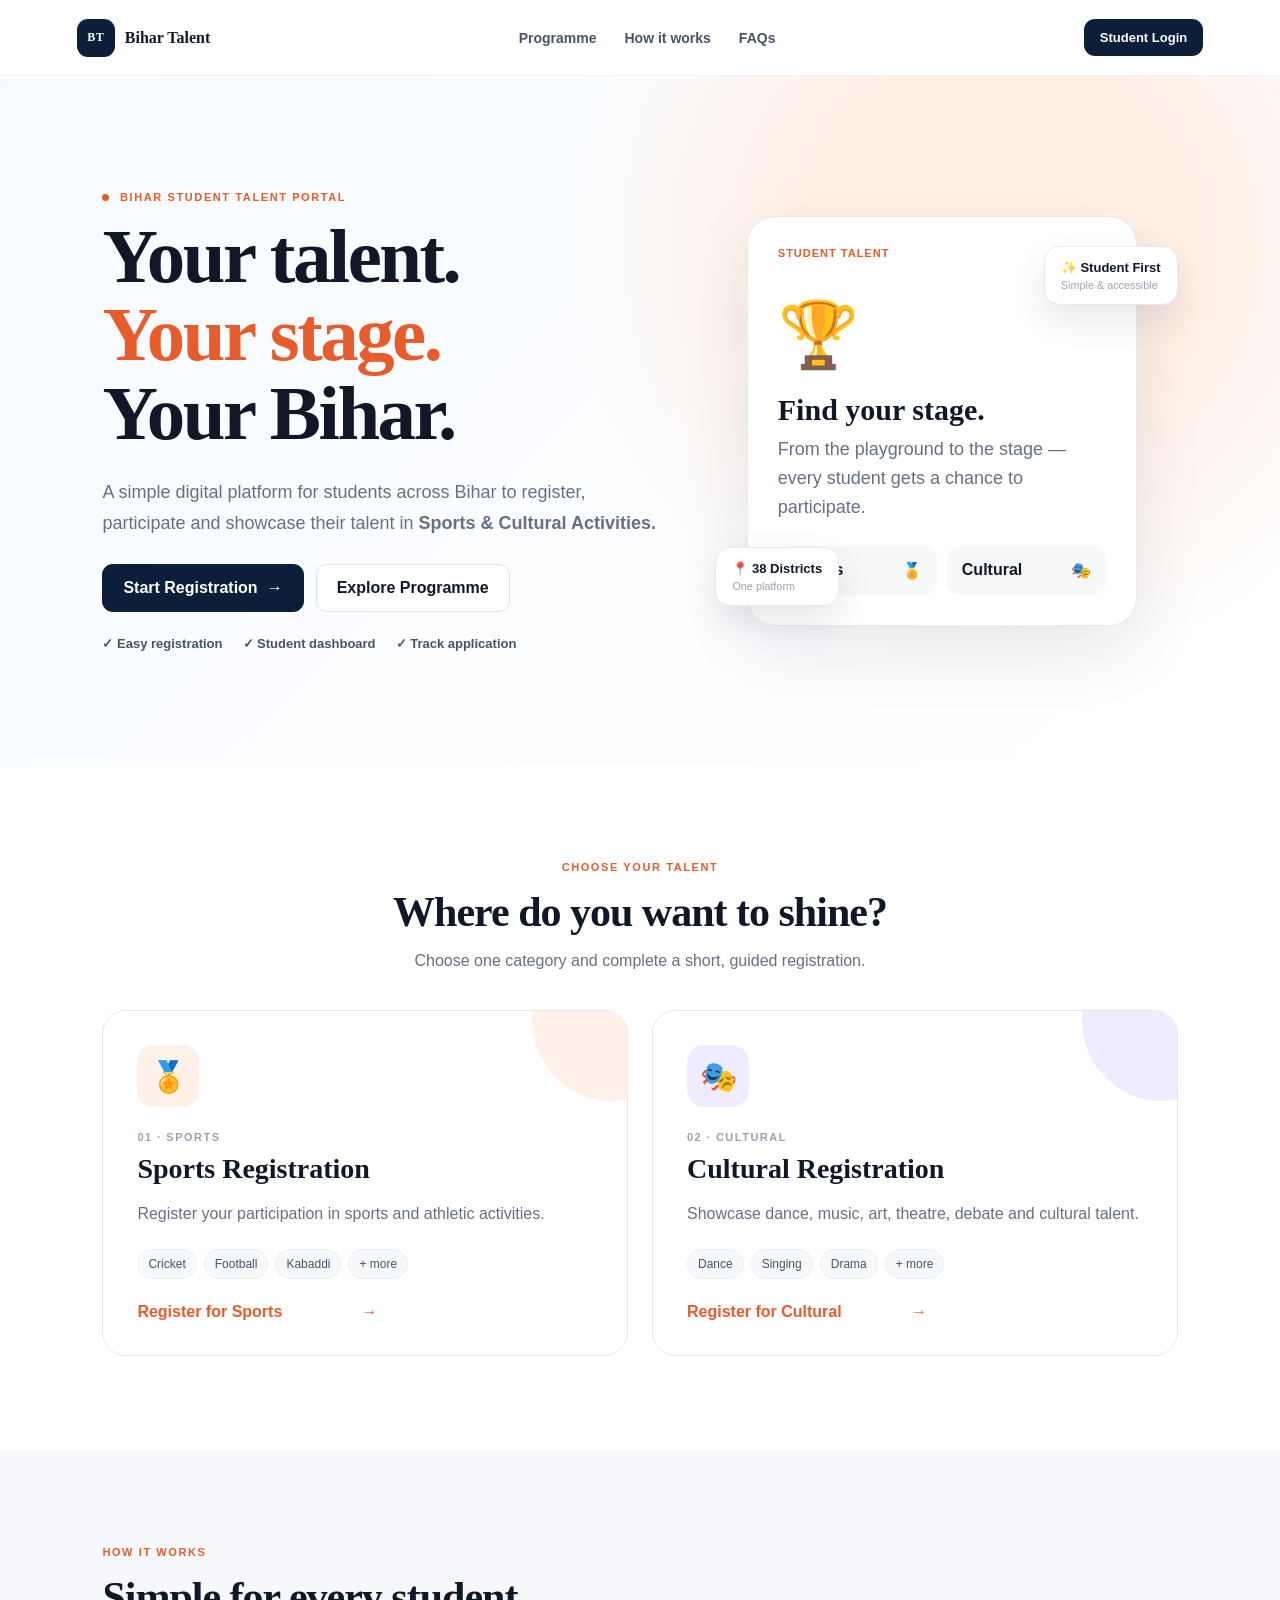
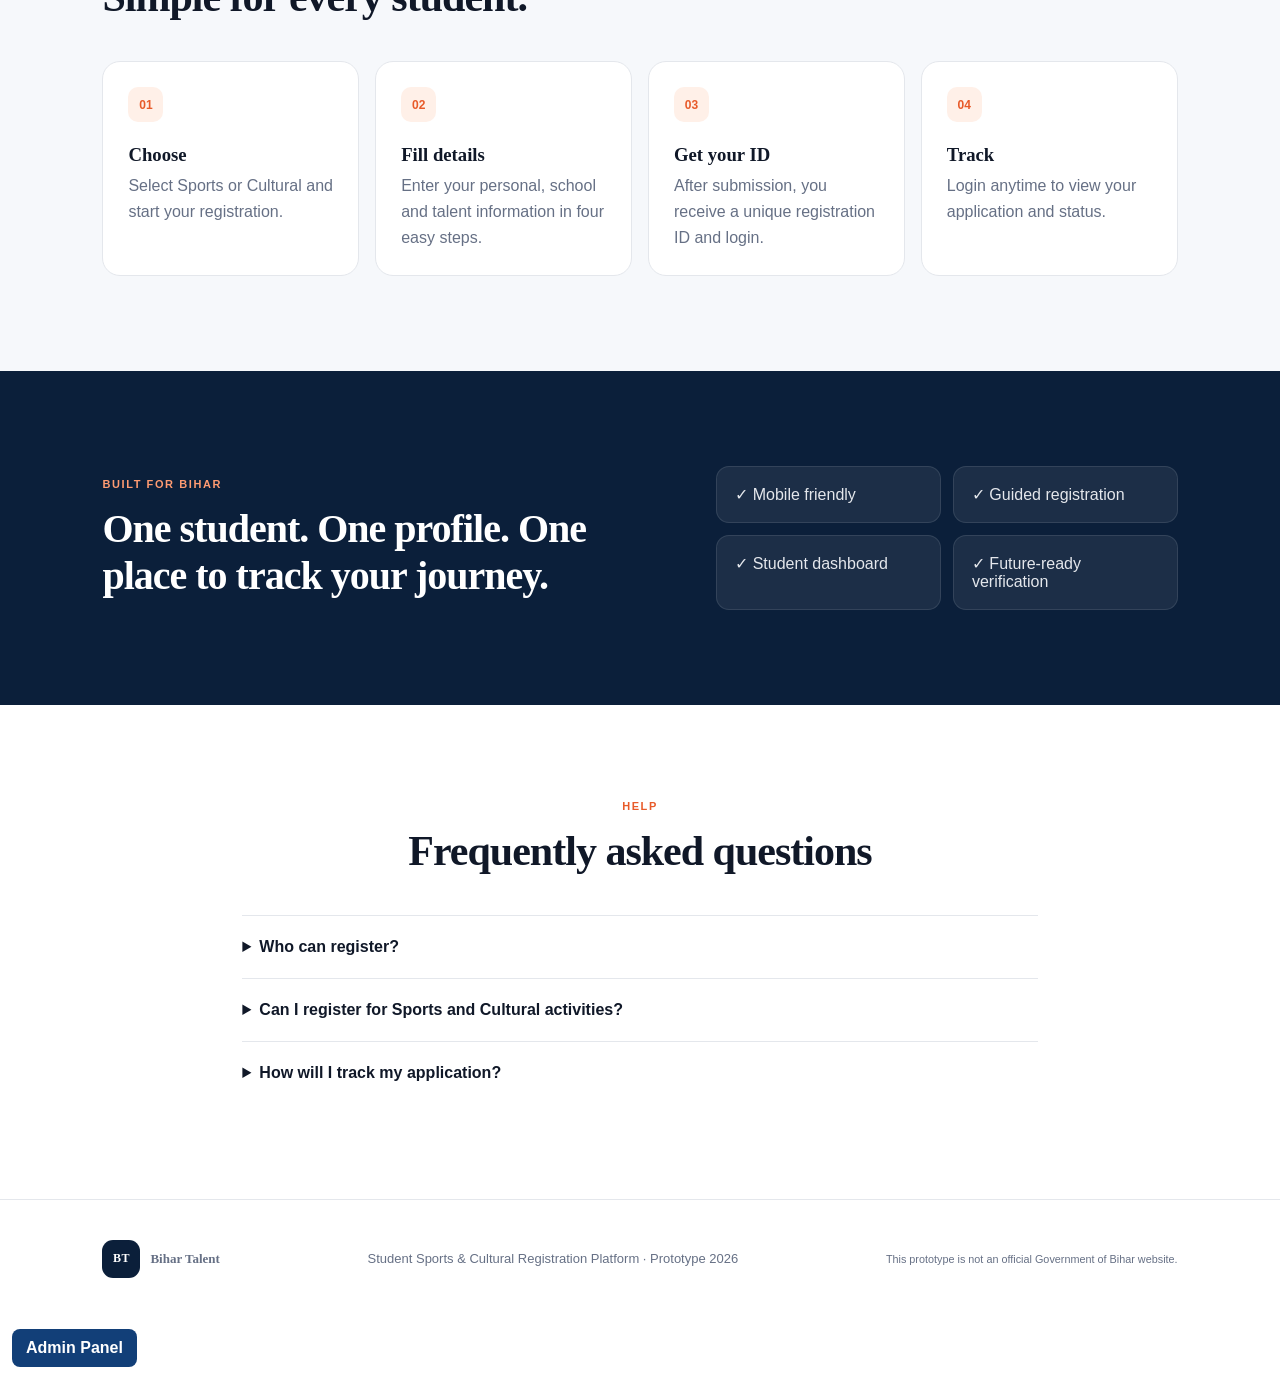
<file: index.html>
<!doctype html><html lang="en"><head><meta charset="utf-8"><meta name="viewport" content="width=device-width,initial-scale=1"><meta name="theme-color" content="#0b1f3a"><title>Bihar Student Talent Portal</title><style>

:root{--ink:#101828;--muted:#667085;--line:#e4e7ec;--bg:#f6f8fb;--brand:#e85b2a;--navy:#0b1f3a;--purple:#6842d9;--white:#fff;--shadow:0 24px 70px rgba(16,24,40,.09)}*{box-sizing:border-box}html{scroll-behavior:smooth}body{margin:0;font-family:'DM Sans',sans-serif;color:var(--ink);background:#fff}a{text-decoration:none;color:inherit}.nav{height:76px;display:flex;align-items:center;justify-content:space-between;padding:0 max(22px,6vw);border-bottom:1px solid #edf0f4;background:rgba(255,255,255,.94);position:sticky;top:0;z-index:20;backdrop-filter:blur(12px)}.brand{display:flex;gap:10px;align-items:center;font-family:Manrope;font-weight:700}.brand-mark{width:38px;height:38px;border-radius:11px;background:var(--navy);color:#fff;display:grid;place-items:center;font-size:12px;letter-spacing:.5px}.nav nav{display:flex;gap:28px;font-size:14px;color:#475467;font-weight:600}.login-link{font-size:14px;color:#475467}.btn{display:inline-flex;justify-content:center;align-items:center;gap:9px;padding:14px 20px;border-radius:11px;border:1px solid transparent;font-weight:700;cursor:pointer;font-family:inherit;transition:.2s}.btn:hover{transform:translateY(-1px)}.primary{background:var(--navy);color:#fff}.dark{background:var(--navy);color:#fff}.ghost{background:#fff;border-color:#dfe3e8;color:var(--ink)}.small-btn{padding:10px 15px;font-size:13px}.hero{min-height:690px;background:radial-gradient(circle at 78% 25%,#fff0e6 0 18%,transparent 38%),linear-gradient(135deg,#f7fbff,#fff);display:grid;grid-template-columns:1.08fr .92fr;gap:50px;align-items:center;padding:75px max(22px,8vw)}.eyebrow{font-size:11px;letter-spacing:1.6px;font-weight:800;color:var(--brand);margin-bottom:15px}.dot{display:inline-block;width:7px;height:7px;border-radius:50%;background:var(--brand);margin-right:6px}.hero h1,h1,h2{font-family:Manrope;margin:0}.hero h1{font-size:clamp(47px,6vw,78px);line-height:1.02;letter-spacing:-2.5px}.hero h1 span{color:var(--brand)}.hero p{font-size:18px;line-height:1.75;color:var(--muted);max-width:650px;margin:24px 0}.hero-actions{display:flex;gap:12px;flex-wrap:wrap}.trust-row{display:flex;gap:20px;flex-wrap:wrap;margin-top:24px;color:#475467;font-size:13px;font-weight:600}.hero-visual{min-height:500px;position:relative;display:grid;place-items:center}.glow{position:absolute;width:380px;height:380px;border-radius:50%;background:linear-gradient(135deg,#fff1e8,#eee9ff);filter:blur(4px)}.main-card{position:relative;width:min(390px,88%);background:#fff;border:1px solid #e8eaf0;border-radius:28px;padding:30px;box-shadow:var(--shadow);z-index:2}.card-top{display:flex;justify-content:space-between;color:#98a2b3;font-size:11px;font-weight:800;letter-spacing:1px}.mini-tag{color:var(--brand)}.big-icon{font-size:65px;margin:38px 0 20px}.main-card h3{font:800 30px Manrope;margin:0 0 8px}.main-card p{color:var(--muted);line-height:1.6;margin:0 0 24px}.mini-stats{display:grid;grid-template-columns:1fr 1fr;gap:10px}.mini-stats div{background:#f7f8fa;border-radius:14px;padding:15px;display:flex;justify-content:space-between}.floating-card{position:absolute;background:#fff;border:1px solid #e7e9ef;border-radius:15px;padding:13px 16px;box-shadow:0 14px 35px rgba(16,24,40,.1);z-index:3;font-size:13px}.floating-card small{display:block;color:#98a2b3;margin-top:4px}.floating-card.one{left:2%;bottom:13%}.floating-card.two{right:0;top:15%}.section{padding:95px max(22px,8vw)}.section.soft{background:var(--bg)}.section-head{margin-bottom:40px}.center{text-align:center}.section h2{font-size:clamp(30px,4vw,42px);letter-spacing:-1px}.section-head p{color:var(--muted);font-size:16px}.cards{display:grid;grid-template-columns:1fr 1fr;gap:24px}.choice-card{position:relative;padding:34px;border:1px solid var(--line);border-radius:24px;background:#fff;transition:.25s;overflow:hidden}.choice-card:hover{transform:translateY(-5px);box-shadow:var(--shadow)}.sports-card:before,.cultural-card:before{content:'';position:absolute;width:160px;height:160px;border-radius:50%;right:-65px;top:-70px;background:#fff0e8}.cultural-card:before{background:#f0ecff}.choice-icon{width:62px;height:62px;border-radius:17px;display:grid;place-items:center;font-size:30px;margin-bottom:24px;position:relative}.sports-card .choice-icon{background:#fff0e8}.cultural-card .choice-icon{background:#f0ecff}.card-label{font-size:11px;letter-spacing:1.5px;color:#98a2b3;font-weight:800}.choice-card h3{font:800 28px Manrope;margin:10px 0}.choice-card p{color:var(--muted);line-height:1.65;max-width:470px}.activity-tags{display:flex;gap:7px;flex-wrap:wrap;margin:22px 0}.activity-tags span{background:#f7f8fa;border:1px solid #eceff2;border-radius:99px;padding:7px 10px;font-size:12px;color:#475467}.choice-card strong{color:var(--brand);display:flex;justify-content:space-between;max-width:240px;margin-top:24px}.steps{display:grid;grid-template-columns:repeat(4,1fr);gap:16px}.step{background:#fff;border:1px solid var(--line);border-radius:18px;padding:25px}.step>b{display:grid;place-items:center;width:35px;height:35px;border-radius:10px;background:#fff0e8;color:var(--brand);font-size:12px}.step h3{margin:22px 0 7px;font-family:Manrope}.step p{color:var(--muted);line-height:1.6;margin:0}.feature-strip{display:grid;grid-template-columns:1.1fr .9fr;gap:50px;align-items:center;background:var(--navy);color:#fff}.feature-strip .eyebrow{color:#ff9b72}.feature-strip h2{font-size:40px}.feature-list{display:grid;grid-template-columns:1fr 1fr;gap:12px}.feature-list span{padding:18px;background:rgba(255,255,255,.07);border:1px solid rgba(255,255,255,.1);border-radius:13px;color:#e4e7ec}.faq{max-width:1000px;margin:auto}.faq details{border-top:1px solid var(--line);padding:22px 0}.faq summary{font-weight:700;cursor:pointer}.faq p{color:var(--muted);line-height:1.6;max-width:800px}footer{padding:38px max(22px,8vw);border-top:1px solid var(--line);display:flex;align-items:center;justify-content:space-between;gap:20px;color:var(--muted);font-size:13px;flex-wrap:wrap}.form-page,.auth-page{background:linear-gradient(180deg,#f6f8fb,#fff);min-height:calc(100vh - 76px);padding:50px 20px}.form-shell,.auth-card{max-width:850px;margin:auto;background:#fff;border:1px solid var(--line);border-radius:24px;padding:35px;box-shadow:0 15px 50px rgba(16,24,40,.06)}.form-head{display:flex;justify-content:space-between;gap:20px;align-items:flex-start}.form-shell h1,.auth-card h1{font:800 34px Manrope;margin-bottom:7px}.secure-badge{font-size:12px;font-weight:700;background:#f5f7fa;padding:9px 12px;border-radius:99px;color:#475467}.progress-label{display:flex;justify-content:space-between;color:#667085;font-size:12px;margin-top:30px}.progress{display:grid;grid-template-columns:repeat(4,1fr);gap:5px;margin:10px 0 32px}.progress span{height:5px;background:#e9edf2;border-radius:10px}.progress span.active{background:var(--brand)}.form-step h2{font:800 22px Manrope;margin:20px 0}.grid{display:grid;grid-template-columns:1fr 1fr;gap:18px}label{display:block;font-weight:600;font-size:14px;margin-bottom:19px}input,select,textarea{width:100%;margin-top:8px;padding:14px;border:1px solid #d0d5dd;border-radius:10px;font:inherit;background:#fff}input:focus,select:focus,textarea:focus{outline:3px solid #e85b2a18;border-color:var(--brand)}.wide{grid-column:1/-1}.full{width:100%;margin-top:8px}.hidden{display:none!important}.optional{color:#98a2b3;font-weight:500;font-size:11px;margin-left:5px}.row{display:flex;gap:12px;align-items:center}.tip,.login-help{padding:13px 15px;background:#f8fafc;border:1px solid #eef0f3;border-radius:11px;color:#667085;font-size:12px;line-height:1.5;margin:5px 0 18px}.preview{background:#f8fafc;border:1px solid var(--line);border-radius:13px;padding:10px 18px;margin:20px 0}.preview div{display:flex;justify-content:space-between;padding:12px 0;border-bottom:1px solid #e8ebef;gap:20px;font-size:14px}.preview div:last-child{border:0}.preview div span{color:#667085}.check{display:flex;gap:9px;align-items:flex-start;font-weight:500}.check input{width:auto;margin:2px 0}.auth-page{display:grid;place-items:center}.auth-card{max-width:450px;width:100%}.login-icon{width:50px;height:50px;border-radius:14px;background:#fff0e8;display:grid;place-items:center;font-size:24px;margin-bottom:20px}.auth-card label{margin-top:20px}.small{font-size:13px;color:var(--muted);text-align:center;margin-top:22px}.small a{color:var(--brand);font-weight:700}.error{color:#b42318;font-size:13px}.dash{background:var(--bg);min-height:calc(100vh - 76px);padding:55px max(22px,8vw)}.welcome{display:flex;justify-content:space-between;align-items:flex-end;gap:20px;margin-bottom:30px}.welcome h1{font:800 38px Manrope}.status-pill{background:#fff8e7;color:#9a6700;border:1px solid #f5dfaa;padding:10px 14px;border-radius:30px;font-size:13px;font-weight:700}.dash-grid{display:grid;grid-template-columns:1fr 1fr;gap:20px}.panel{background:#fff;border:1px solid var(--line);border-radius:19px;padding:27px}.panel h3{font:800 20px Manrope;margin-top:0}.panel-kicker{font-size:11px;letter-spacing:1.3px;color:#98a2b3;font-weight:800}.id-box{background:linear-gradient(135deg,#f8fafc,#fff);border:1px solid #edf0f3;border-radius:14px;padding:19px;margin:13px 0 12px}.id-box strong{display:block;font:800 25px Manrope}.id-box span{display:block;color:#98a2b3;font-size:12px;margin-top:5px}.detail-row{display:flex;justify-content:space-between;padding:14px 0;border-bottom:1px solid var(--line);gap:15px}.detail-row span{color:#667085}.notice{margin-top:20px;padding:15px;background:#fff6ef;border-radius:11px;line-height:1.5;font-size:13px}.dashboard-actions{display:flex;gap:12px;margin-top:22px}.text-btn{border:0;background:none;font:inherit;font-weight:700;cursor:pointer}@media(max-width:800px){.nav nav{display:none}.hero{grid-template-columns:1fr;padding:60px 22px}.hero-visual{min-height:390px}.floating-card.one{left:0}.floating-card.two{right:0}.cards,.steps,.dash-grid,.feature-strip{grid-template-columns:1fr}.feature-strip h2{font-size:31px}.section{padding:70px 22px}.grid{grid-template-columns:1fr}.wide{grid-column:auto}.form-shell,.auth-card{padding:24px}.welcome{display:block}.status-pill{display:inline-block;margin-top:15px}footer{display:block}.hero h1{font-size:49px}}
@media print{.nav,.dashboard-actions{display:none!important}.dash{padding:20px;background:#fff}.panel{box-shadow:none}}

</style></head><body>
<header class="nav"><a class="brand" href="index.html"><span class="brand-mark">BT</span><span><b>Bihar</b> Talent</span></a><nav><a href="#program">Programme</a><a href="#how">How it works</a><a href="#faq">FAQs</a></nav><a class="btn small-btn dark" href="login.html">Student Login</a></header>
<main>
<section class="hero"><div class="hero-copy"><div class="eyebrow"><span class="dot"></span> BIHAR STUDENT TALENT PORTAL</div><h1>Your talent.<br><span>Your stage.</span><br>Your Bihar.</h1><p>A simple digital platform for students across Bihar to register, participate and showcase their talent in <b>Sports & Cultural Activities.</b></p><div class="hero-actions"><a class="btn primary" href="#register">Start Registration <span>→</span></a><a class="btn ghost" href="#program">Explore Programme</a></div><div class="trust-row"><span>✓ Easy registration</span><span>✓ Student dashboard</span><span>✓ Track application</span></div></div><div class="hero-visual"><div class="glow"></div><div class="talent-card main-card"><div class="card-top"><span class="mini-tag">STUDENT TALENT</span><span>2026</span></div><div class="big-icon">🏆</div><h3>Find your stage.</h3><p>From the playground to the stage — every student gets a chance to participate.</p><div class="mini-stats"><div><b>Sports</b><span>🏅</span></div><div><b>Cultural</b><span>🎭</span></div></div></div><div class="floating-card one">📍 <b>38 Districts</b><small>One platform</small></div><div class="floating-card two">✨ <b>Student First</b><small>Simple & accessible</small></div></div></section>
<section id="program" class="section"><div class="section-head center"><div class="eyebrow">CHOOSE YOUR TALENT</div><h2>Where do you want to shine?</h2><p>Choose one category and complete a short, guided registration.</p></div><div id="register" class="cards"><a class="choice-card sports-card" href="register.html?type=sports"><div class="choice-icon">🏅</div><div class="card-label">01 · SPORTS</div><h3>Sports Registration</h3><p>Register your participation in sports and athletic activities.</p><div class="activity-tags"><span>Cricket</span><span>Football</span><span>Kabaddi</span><span>+ more</span></div><strong>Register for Sports <span>→</span></strong></a><a class="choice-card cultural-card" href="register.html?type=cultural"><div class="choice-icon">🎭</div><div class="card-label">02 · CULTURAL</div><h3>Cultural Registration</h3><p>Showcase dance, music, art, theatre, debate and cultural talent.</p><div class="activity-tags"><span>Dance</span><span>Singing</span><span>Drama</span><span>+ more</span></div><strong>Register for Cultural <span>→</span></strong></a></div></section>
<section id="how" class="section soft"><div class="section-head"><div class="eyebrow">HOW IT WORKS</div><h2>Simple for every student.</h2></div><div class="steps"><div class="step"><b>01</b><h3>Choose</h3><p>Select Sports or Cultural and start your registration.</p></div><div class="step"><b>02</b><h3>Fill details</h3><p>Enter your personal, school and talent information in four easy steps.</p></div><div class="step"><b>03</b><h3>Get your ID</h3><p>After submission, you receive a unique registration ID and login.</p></div><div class="step"><b>04</b><h3>Track</h3><p>Login anytime to view your application and status.</p></div></div></section>
<section class="section feature-strip"><div><div class="eyebrow">BUILT FOR BIHAR</div><h2>One student. One profile. One place to track your journey.</h2></div><div class="feature-list"><span>✓ Mobile friendly</span><span>✓ Guided registration</span><span>✓ Student dashboard</span><span>✓ Future-ready verification</span></div></section>
<section id="faq" class="section faq"><div class="section-head center"><div class="eyebrow">HELP</div><h2>Frequently asked questions</h2></div><details><summary>Who can register?</summary><p>Students who meet the programme's published eligibility requirements can register. Final eligibility rules can be configured by the programme administrator.</p></details><details><summary>Can I register for Sports and Cultural activities?</summary><p>The portal can support one or multiple registrations depending on the programme rules.</p></details><details><summary>How will I track my application?</summary><p>Use your mobile number as User ID and your initial date of birth as password in the demo. The live system should require a secure password change after first login.</p></details></section>
</main><footer><div class="brand"><span class="brand-mark">BT</span><span><b>Bihar</b> Talent</span></div><p>Student Sports & Cultural Registration Platform · Prototype 2026</p><small>This prototype is not an official Government of Bihar website.</small></footer><a href="admin.html" style="display:inline-block;margin:12px;color:#fff;background:#123f78;padding:10px 14px;border-radius:8px;text-decoration:none;font-weight:700">Admin Panel</a></body></html>
</file>
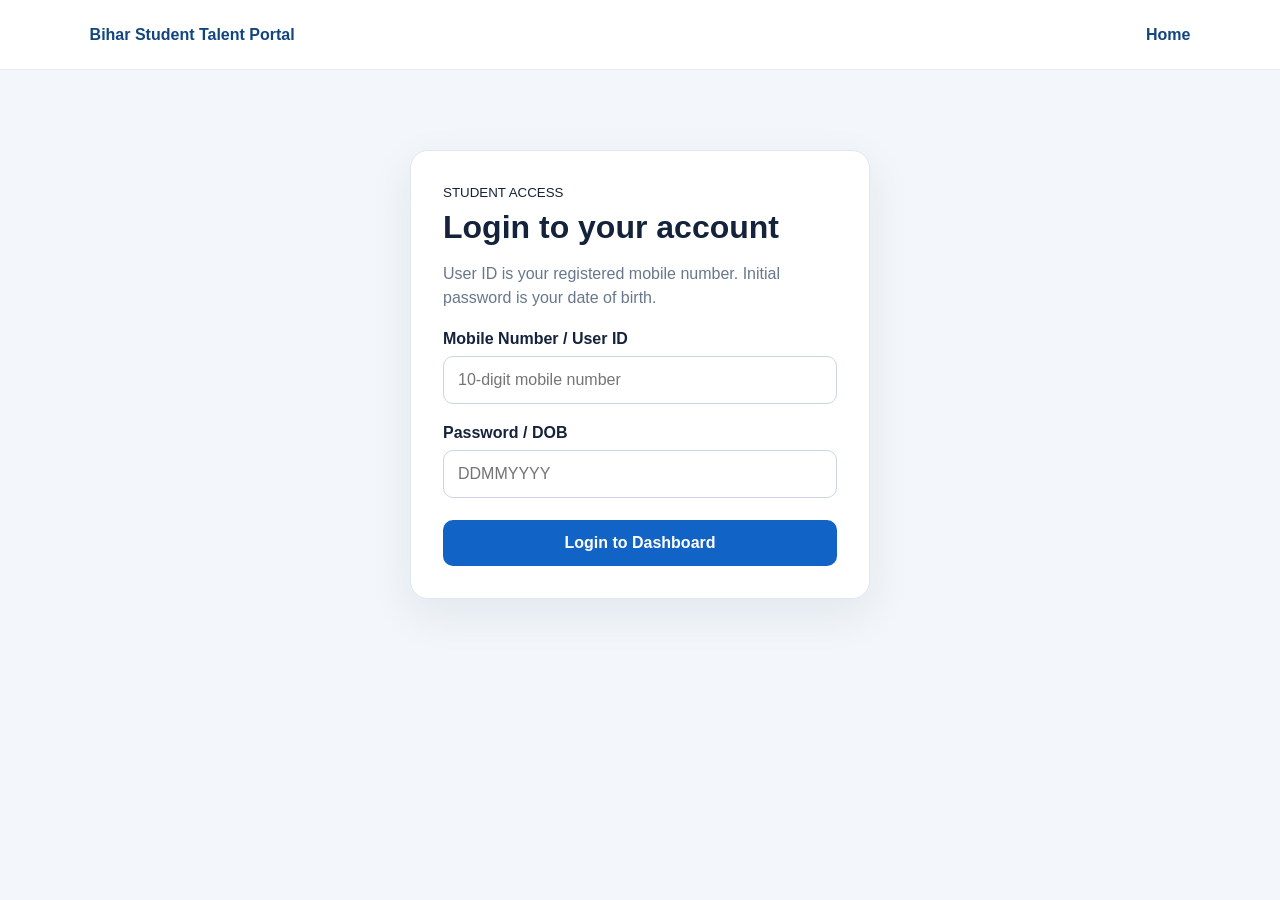
<file: login.html>
<!doctype html><html><head><meta name="viewport" content="width=device-width,initial-scale=1"><title>Student Login</title>
<style>*{box-sizing:border-box}body{margin:0;background:#f3f6fa;font-family:Arial;color:#14233b}.nav{height:70px;background:white;border-bottom:1px solid #e4eaf2;padding:0 7%;display:flex;align-items:center;font-weight:800;color:#12457e}.nav a{margin-left:auto;color:#12457e;text-decoration:none}.box{max-width:500px;margin:60px auto;padding:20px}.card{background:#fff;border:1px solid #e1e8f1;border-radius:18px;padding:32px;box-shadow:0 15px 45px #123b6414}h1{margin:8px 0}.muted{color:#68778c;line-height:1.5}label{display:block;font-weight:700;margin:20px 0 8px}input{width:100%;padding:14px;border:1px solid #cbd6e4;border-radius:10px;font-size:16px}button{width:100%;padding:14px;margin-top:22px;border:0;border-radius:10px;background:#1263c6;color:white;font-weight:800;font-size:16px}.err{display:none;background:#fff0f0;color:#a52222;padding:12px;border-radius:9px;margin-top:14px}</style>
</head><body><div class="nav">Bihar Student Talent Portal <a href="index.html">Home</a></div><main class="box"><div class="card"><small>STUDENT ACCESS</small><h1>Login to your account</h1><p class="muted">User ID is your registered mobile number. Initial password is your date of birth.</p><div id="err" class="err"></div><label>Mobile Number / User ID</label><input id="u" inputmode="numeric" maxlength="10" placeholder="10-digit mobile number"><label>Password / DOB</label><input id="p" type="password" placeholder="DDMMYYYY"><button onclick="go()">Login to Dashboard</button></div></main>

<script>
const SUPABASE_URL='https://mxrwqbygssjgzztlhmei.supabase.co';
const SUPABASE_KEY='sb_publishable_3dRCLnMjk1tJGKLpDaq5Og_sPRb5QNU';
async function go(){
  const mobile=u.value.trim();
  const dob=p.value.trim();
  err.style.display='none';
  if(!/^\d{10}$/.test(mobile)){err.textContent='Please enter a valid 10-digit mobile number.';err.style.display='block';return}
  if(!/^\d{2}\d{2}\d{4}$/.test(dob)){err.textContent='Please enter DOB as DDMMYYYY.';err.style.display='block';return}
  const iso=dob.slice(4,8)+'-'+dob.slice(2,4)+'-'+dob.slice(0,2);
  try{
    const res=await fetch(SUPABASE_URL+'/functions/v1/student-login',{
      method:'POST',
      headers:{'Content-Type':'application/json','apikey':SUPABASE_KEY},
      body:JSON.stringify({mobile,dob:iso})
    });
    const out=await res.json();
    if(!res.ok)throw new Error(out.error||'Invalid User ID or password.');
    localStorage.setItem('currentStudentProfile',JSON.stringify(out));
    localStorage.setItem('currentStudent',out.mobile);
    location.href='dashboard.html';
  }catch(e){
    err.textContent=e.message||'Invalid User ID or password.';
    err.style.display='block';
  }
}
</script>
</body></html>
</file>
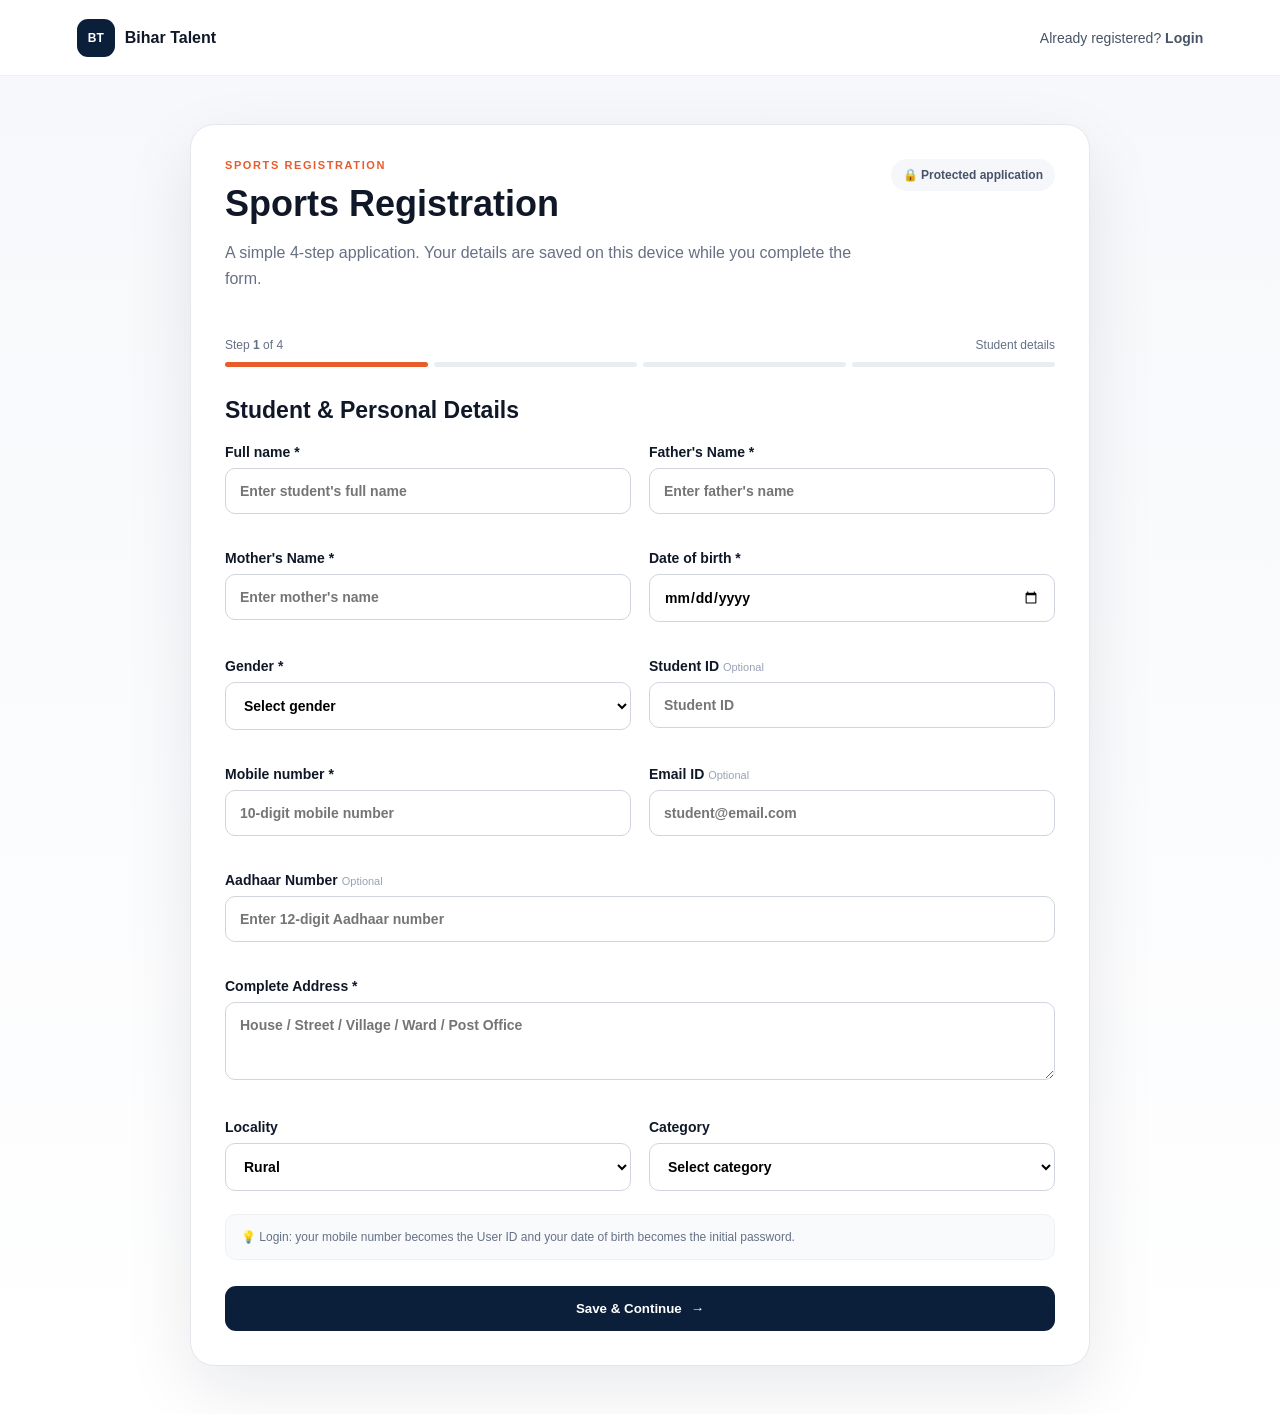
<file: register.html>
<!doctype html><html lang="en"><head><meta charset="utf-8"><meta name="viewport" content="width=device-width,initial-scale=1"><title>Registration | Bihar Talent</title><style>
:root{--ink:#101828;--muted:#667085;--line:#e4e7ec;--bg:#f6f8fb;--brand:#e85b2a;--navy:#0b1f3a;--white:#fff;--shadow:0 24px 70px rgba(16,24,40,.09)}*{box-sizing:border-box}body{margin:0;font-family:Arial,Helvetica,sans-serif;color:var(--ink);background:#fff}a{text-decoration:none;color:inherit}.nav{height:76px;display:flex;align-items:center;justify-content:space-between;padding:0 max(22px,6vw);border-bottom:1px solid #edf0f4;background:#fff;position:sticky;top:0;z-index:20}.brand{display:flex;gap:10px;align-items:center;font-weight:700}.brand-mark{width:38px;height:38px;border-radius:11px;background:var(--navy);color:#fff;display:grid;place-items:center;font-size:12px}.login-link{font-size:14px;color:#475467}.form-page{background:linear-gradient(180deg,#f6f8fb,#fff);min-height:calc(100vh - 76px);padding:48px 18px}.form-shell{max-width:900px;margin:auto;background:#fff;border:1px solid var(--line);border-radius:24px;padding:34px;box-shadow:var(--shadow)}.form-head{display:flex;justify-content:space-between;gap:20px;align-items:flex-start}.eyebrow{font-size:11px;letter-spacing:1.6px;font-weight:800;color:var(--brand);margin-bottom:12px}.form-shell h1{font-size:36px;line-height:1.15;margin:0 0 8px}.muted{color:var(--muted);line-height:1.6}.secure-badge{font-size:12px;font-weight:700;background:#f5f7fa;padding:9px 12px;border-radius:99px;color:#475467;white-space:nowrap}.progress-label{display:flex;justify-content:space-between;color:#667085;font-size:12px;margin-top:30px}.progress{display:grid;grid-template-columns:repeat(4,1fr);gap:6px;margin:10px 0 30px}.progress span{height:5px;background:#e9edf2;border-radius:10px}.progress span.active{background:var(--brand)}.form-step h2{font-size:23px;margin:20px 0}.grid{display:grid;grid-template-columns:1fr 1fr;gap:18px}label{display:block;font-weight:600;font-size:14px;margin-bottom:18px}input,select,textarea{width:100%;margin-top:8px;padding:14px;border:1px solid #d0d5dd;border-radius:10px;font:inherit;background:#fff}input:focus,select:focus,textarea:focus{outline:3px solid #e85b2a18;border-color:var(--brand)}.wide{grid-column:1/-1}.btn{display:inline-flex;justify-content:center;align-items:center;gap:9px;padding:14px 20px;border-radius:11px;border:1px solid transparent;font-weight:700;cursor:pointer;font-family:inherit}.primary{background:var(--navy);color:#fff}.ghost{background:#fff;border-color:#dfe3e8;color:var(--ink)}.full{width:100%;margin-top:8px}.row{display:flex;gap:12px;align-items:center}.hidden{display:none!important}.tip{padding:13px 15px;background:#f8fafc;border:1px solid #eef0f3;border-radius:11px;color:#667085;font-size:12px;line-height:1.5;margin:5px 0 18px}.optional{color:#98a2b3;font-weight:500;font-size:11px}.check{display:flex;gap:9px;align-items:flex-start;font-weight:500}.check input{width:auto;margin:2px 0}.sports-preview{border:2px solid #176fd0;background:linear-gradient(135deg,#f2f8ff,#fff);box-shadow:inset 5px 0 #176fd0}.cultural-preview{border:2px solid #c83d78;background:linear-gradient(135deg,#fff5fa,#fff);box-shadow:inset 5px 0 #c83d78}.sports-preview:before{content:'🏅 SPORTS REGISTRATION';display:block;font-weight:900;color:#1263c6;font-size:13px;margin-bottom:8px}.cultural-preview:before{content:'🎭 CULTURAL REGISTRATION';display:block;font-weight:900;color:#c83d78;font-size:13px;margin-bottom:8px}.preview{background:#f8fafc;border:1px solid var(--line);border-radius:13px;padding:10px 18px;margin:20px 0}.preview div{display:flex;justify-content:space-between;padding:12px 0;border-bottom:1px solid #e8ebef;gap:20px;font-size:14px}.preview div:last-child{border:0}.preview div span{color:#667085}.save-note{font-size:12px;color:#667085;margin:14px 0 0}.success{max-width:680px;margin:auto;text-align:center}.success-icon{width:70px;height:70px;border-radius:50%;display:grid;place-items:center;background:#eaf7ef;color:#14804a;font-size:34px;margin:0 auto 18px}.success h2{font-size:32px;margin:0 0 10px}.cred{display:grid;grid-template-columns:1fr 1fr;gap:12px;text-align:left;margin:24px 0}.cred div{border:1px solid var(--line);border-radius:13px;padding:16px;background:#fafbfc}.cred span{display:block;color:#667085;font-size:12px;margin-bottom:6px}.cred strong{font-size:18px}.actions{display:flex;justify-content:center;gap:12px;flex-wrap:wrap}@media(max-width:700px){.form-shell{padding:22px;border-radius:18px}.form-head{display:block}.secure-badge{display:inline-block;margin-top:15px}.grid{grid-template-columns:1fr}.wide{grid-column:auto}.cred{grid-template-columns:1fr}.row{flex-direction:column;align-items:stretch}.row .btn{width:100%}.nav{height:68px}.form-page{padding:24px 12px}.form-shell h1{font-size:29px}}
</style></head><body><header class="nav"><a class="brand" href="index.html"><span class="brand-mark">BT</span><span><b>Bihar</b> Talent</span></a><a class="login-link" href="login.html">Already registered? <b>Login</b></a></header><main class="form-page"><div class="form-shell"><div class="form-head"><div><div class="eyebrow" id="typeEyebrow">REGISTRATION</div><h1 id="formTitle">Student Registration</h1><p class="muted">A simple 4-step application. Your details are saved on this device while you complete the form.</p></div><div class="secure-badge">🔒 Protected application</div></div><div class="progress-label"><span>Step <b id="stepNo">1</b> of 4</span><span id="progressHint">Student details</span></div><div class="progress"><span class="active"></span><span></span><span></span><span></span></div>
<div id="step1" class="form-step"><h2>Student & Personal Details</h2><div class="grid">
<label>Full name *<input id="name" autocomplete="name" placeholder="Enter student's full name"></label>
<label>Father's Name *<input id="fatherName" placeholder="Enter father's name"></label>
<label>Mother's Name *<input id="motherName" placeholder="Enter mother's name"></label>
<label>Date of birth *<input id="dob" type="date"></label>
<label>Gender *<select id="gender"><option value="">Select gender</option><option>Male</option><option>Female</option><option>Other</option></select></label>
<label>Student ID <span class="optional">Optional</span><input id="studentId" placeholder="Student ID"></label>
<label>Mobile number *<input id="mobile" inputmode="numeric" maxlength="10" placeholder="10-digit mobile number"></label>
<label>Email ID <span class="optional">Optional</span><input id="email" type="email" placeholder="student@email.com"></label>
<label class="wide">Aadhaar Number <span class="optional">Optional</span><input id="aadhaar" inputmode="numeric" maxlength="12" placeholder="Enter 12-digit Aadhaar number"></label>
<label class="wide">Complete Address *<textarea id="address" rows="3" placeholder="House / Street / Village / Ward / Post Office"></textarea></label>
<label>Locality<select id="locality"><option>Rural</option><option>Urban</option></select></label>
<label>Category<select id="categoryName"><option value="">Select category</option><option>SC</option><option>ST</option><option>BC 1 / EBC</option><option>BC 2 / OBC</option><option>General</option></select></label>


</div><div class="tip">💡 Login: your mobile number becomes the User ID and your date of birth becomes the initial password.</div><button class="btn primary full" onclick="nextStep(1)">Save & Continue <span>→</span></button></div><div id="step2" class="form-step hidden"><h2>School / College Details</h2><div class="grid">
<label>District *<select id="district"><option value="">Select district</option></select></label>
<label>Block / City *<input id="block" placeholder="Enter block or city"></label>
<label class="wide">School / College name *<input id="school" placeholder="Enter school or college"></label>
<label>Course / Class *<input id="className" placeholder="e.g. B.A. English / Class 10"></label>
<label>Academic Year <input id="academicYear" placeholder="e.g. 2026-27"></label>
<label>College Roll No. <span class="optional">Optional</span><input id="collegeRollNo" placeholder="College roll number"></label>
<label>University Registration No. <span class="optional">Optional</span><input id="universityRegistrationNo" placeholder="University registration number"></label>
<label>University Roll No. <span class="optional">Optional</span><input id="universityRollNo" placeholder="University roll number"></label>
<label>School / College type<select id="institutionType"><option>School</option><option>College</option><option>University</option><option>Other</option></select></label>
<label>Nationality<input id="nationality" value="Indian"></label>
</div><div class="row"><button class="btn ghost" onclick="showStep(1)">← Back</button><button class="btn primary" onclick="nextStep(2)">Save & Continue <span>→</span></button></div></div><div id="step3" class="form-step hidden"><h2>Your talent</h2><div id="sportsFields"><div class="grid"><label>Select sport *<select id="sport"><option value="">Choose sport</option><option>Cricket</option><option>Football</option><option>Kabaddi</option><option>Volleyball</option><option>Basketball</option><option>Athletics</option><option>Badminton</option><option>Table Tennis</option><option>Chess</option><option>Hockey</option><option>Kho-Kho</option><option>Wrestling</option><option>Boxing</option><option>Archery</option><option>Swimming</option><option>Other</option></select></label><label>Participation level<select id="sportLevel"><option>School</option><option>Block</option><option>District</option><option>State</option><option>National</option><option>International</option></select></label></div></div><div id="culturalFields" class="hidden"><div class="grid"><label>Select cultural activity *<select id="cultural"><option value="">Choose activity</option><option>Dance</option><option>Singing</option><option>Instrumental Music</option><option>Drama / Theatre</option><option>Painting / Art</option><option>Poetry</option><option>Debate</option><option>Folk / Traditional Art</option><option>Storytelling</option><option>Other</option></select></label><label>Participation level<select id="culturalLevel"><option>School</option><option>Block</option><option>District</option><option>State</option><option>National</option></select></label></div></div><label>Achievements / experience <span class="optional">Optional</span><textarea id="achievement" rows="5" placeholder="Tell us briefly about participation, training, awards or achievements."></textarea></label><div class="tip">📌 Documents, certificates and performance videos can be added later when the secure online submission system is connected.</div><div class="row"><button class="btn ghost" onclick="showStep(2)">← Back</button><button class="btn primary" onclick="nextStep(3)">Review application <span>→</span></button></div></div>
<div id="step4" class="form-step hidden"><h2>Review & submit</h2><p class="muted">Check every detail carefully before final submission.</p><div class="grid"><label>Student Photo *<input id="photo" type="file" accept="image/jpeg,image/png" onchange="previewFile(this, 'photoPreview')"><small class="optional">JPG/PNG, clear passport-size photo</small><img id="photoPreview" style="display:none;max-width:130px;max-height:160px;margin-top:10px;border-radius:8px;border:1px solid #ddd"></label><label>Student Signature *<input id="signature" type="file" accept="image/jpeg,image/png" onchange="previewFile(this, 'signaturePreview')"><small class="optional">JPG/PNG, clear signature</small><img id="signaturePreview" style="display:none;max-width:220px;max-height:90px;margin-top:10px;border:1px solid #ddd"></label></div><div id="preview" class="preview"></div><label class="check"><input id="declaration" type="checkbox"> <span>I confirm that the information provided is correct and I agree to the programme rules.</span></label><p class="save-note">After submission, your Registration ID will be generated automatically. Keep it safe for future tracking.</p><div class="row"><button class="btn ghost" onclick="showStep(3)">← Edit</button><button class="btn primary" onclick="submitRegistration()">Submit registration ✓</button></div></div>
<div id="success" class="form-step hidden success"><div class="success-icon">✓</div><h2>Registration successful</h2><p class="muted">Your student profile has been created successfully.</p><div class="cred"><div><span>Registration ID</span><strong id="successReg"></strong></div><div><span>User ID</span><strong id="successUser"></strong></div><div><span>Initial password</span><strong id="successPass"></strong></div><div><span>Category</span><strong id="successType"></strong></div></div><div class="actions"><a class="btn primary" href="dashboard.html">Go to Student Dashboard →</a><button class="btn ghost" onclick="window.print()">Print registration</button></div></div>
</div></main><script>
const params=new URLSearchParams(location.search);let type=(params.get('type')||localStorage.getItem('registrationType')||'sports').toLowerCase();let currentStep=1;const draftKey='biharTalentDraft_'+type;
function setType(){const sports=type==='sports';document.getElementById('typeEyebrow').textContent=sports?'SPORTS REGISTRATION':'CULTURAL REGISTRATION';document.getElementById('formTitle').textContent=sports?'Sports Registration':'Cultural Registration';document.getElementById('sportsFields').classList.toggle('hidden',!sports);document.getElementById('culturalFields').classList.toggle('hidden',sports);localStorage.setItem('registrationType',type);restoreDraft();updateProgress(1)}
function updateProgress(n){const hints=['Student details','School / college','Your talent','Review & submit'];document.getElementById('stepNo').textContent=n;document.getElementById('progressHint').textContent=hints[n-1];document.querySelectorAll('.progress span').forEach((x,i)=>x.classList.toggle('active',i<n))}
function showStep(n){currentStep=n;for(let i=1;i<=4;i++)document.getElementById('step'+i)?.classList.toggle('hidden',i!==n);updateProgress(n);window.scrollTo({top:0,behavior:'smooth'});saveDraft()}
function required(ids){for(const id of ids){const x=document.getElementById(id);if(!x.value.trim()){x.focus();alert('Please complete all required fields.');return false}}return true}
function nextStep(n){if(n===1){if(!required(['name','fatherName','motherName','dob','gender','mobile','address']))return;if(document.getElementById('aadhaar').value&&!/^\d{12}$/.test(document.getElementById('aadhaar').value))return alert('Aadhaar must contain exactly 12 digits.');if(!/^\d{10}$/.test(document.getElementById('mobile').value))return alert('Please enter a valid 10-digit mobile number.');}if(n===2&&!required(['district','block','school','className']))return;if(n===3){if((type==='sports'&&!required(['sport']))||(type==='cultural'&&!required(['cultural'])))return;buildPreview()}if(n===4){if(!document.getElementById('photo').files.length||!document.getElementById('signature').files.length){alert('Please upload student photo and signature.');return}}showStep(n+1)}
async function fileToDataUrl(file){return new Promise((resolve,reject)=>{const r=new FileReader();r.onload=()=>resolve(r.result);r.onerror=reject;r.readAsDataURL(file)})}
function previewFile(input,id){const f=input.files&&input.files[0],img=document.getElementById(id);if(!f)return;if(f.size>2*1024*1024){alert('File must be 2 MB or smaller.');input.value='';return}img.src=URL.createObjectURL(f);img.style.display='block'}
function getData(){const activity=type==='sports'?document.getElementById('sport').value:document.getElementById('cultural').value;const level=type==='sports'?document.getElementById('sportLevel').value:document.getElementById('culturalLevel').value;return{name:document.getElementById('name').value.trim(),dob:document.getElementById('dob').value,gender:document.getElementById('gender').value,mobile:document.getElementById('mobile').value.trim(),fatherName:document.getElementById('fatherName').value.trim(),motherName:document.getElementById('motherName').value.trim(),studentId:document.getElementById('studentId').value.trim(),email:document.getElementById('email').value.trim(),aadhaar:document.getElementById('aadhaar').value.replace(/\D/g,''),address:document.getElementById('address').value.trim(),locality:document.getElementById('locality').value,categoryName:document.getElementById('categoryName').value,district:document.getElementById('district').value,block:document.getElementById('block').value.trim(),school:document.getElementById('school').value.trim(),className:document.getElementById('className').value.trim(),academicYear:document.getElementById('academicYear').value.trim(),collegeRollNo:document.getElementById('collegeRollNo').value.trim(),universityRegistrationNo:document.getElementById('universityRegistrationNo').value.trim(),universityRollNo:document.getElementById('universityRollNo').value.trim(),nationality:document.getElementById('nationality').value.trim(),institutionType:document.getElementById('institutionType').value,activity,level,achievement:document.getElementById('achievement').value.trim(),photoData:null,signatureData:null}}
function saveDraft(){try{localStorage.setItem(draftKey,JSON.stringify(getData()))}catch(e){}}
function restoreDraft(){try{const d=JSON.parse(localStorage.getItem(draftKey)||'null');if(!d)return;Object.entries(d).forEach(([k,v])=>{const e=document.getElementById(k);if(e&&v!=null)e.value=v})}catch(e){}}
function buildPreview(){const d=getData();const rows=[['Name',d.name],['Date of Birth',d.dob],['Gender',d.gender],['Mobile',d.mobile],['Parent / Guardian',d.guardian],['District',d.district],['Block / City',d.block],['School / College',d.school],['Class / Course',d.className],['Registration Type',type==='sports'?'Sports':'Cultural'],['Activity',d.activity],['Participation Level',d.level],['Achievements',d.achievement||'Not provided']];document.getElementById('preview').className='preview '+(type==='sports'?'sports-preview':'cultural-preview');document.getElementById('preview').innerHTML=rows.map(r=>`<div><span>${escapeHtml(r[0])}</span><b>${escapeHtml(r[1])}</b></div>`).join('')}
function escapeHtml(v){return String(v).replace(/[&<>'"]/g,c=>({'&':'&amp;','<':'&lt;','>':'&gt;',"'":'&#39;','"':'&quot;'}[c]))}
function formatDob(v){return v.split('-').reverse().join('')}
async function submitRegistration(){
  if(!document.getElementById('declaration').checked)return alert('Please accept the declaration.');
  const d=getData();
  const photo=document.getElementById('photo').files[0],signature=document.getElementById('signature').files[0];
  if(!photo||!signature)return alert('Please upload student photo and signature.');
  if(photo.size>2*1024*1024||signature.size>2*1024*1024)return alert('Photo and signature must each be 2 MB or smaller.');
  d.photoData=await fileToDataUrl(photo); d.signatureData=await fileToDataUrl(signature);
  const btn=document.querySelector('#step4 .primary');
  if(btn){btn.disabled=true;btn.textContent='Submitting…';}
  try{
    const res=await fetch('https://mxrwqbygssjgzztlhmei.supabase.co/functions/v1/submit-registration',{
      method:'POST',
      headers:{
        'Content-Type':'application/json',
        'apikey':'sb_publishable_3dRCLnMjk1tJGKLpDaq5Og_sPRb5QNU'
      },
      body:JSON.stringify({data:{...d,type}})
    });
    const out=await res.json();
    if(!res.ok) throw new Error(out.error||'Registration failed');
    const user={...d,type,registrationId:out.registration_id,status:out.status||'Pending',createdAt:out.created_at};
    localStorage.setItem('currentStudentProfile',JSON.stringify(user));
    localStorage.setItem('currentStudent',d.mobile);
    localStorage.removeItem(draftKey);
    document.querySelectorAll('.form-step').forEach(x=>x.classList.add('hidden'));
    document.getElementById('success').classList.remove('hidden');
    document.getElementById('successReg').textContent=out.registration_id||'—';
    document.getElementById('successUser').textContent=d.mobile;
    document.getElementById('successPass').textContent=formatDob(d.dob);
    document.getElementById('successType').textContent=type==='sports'?'Sports':'Cultural';
    window.scrollTo({top:0,behavior:'smooth'});
  }catch(e){
    alert(e.message||'Registration failed. Please try again.');
    if(btn){btn.disabled=false;btn.textContent='Submit registration ✓';}
  }
}
if(document.getElementById('formTitle'))setType();
</script>
<script>
(function () {
  const aadhaar = document.getElementById('aadhaar');
  const apaar = document.getElementById('apaar');

  function digitsOnly(el) {
    if (!el) return;
    el.value = el.value.replace(/\D/g, '').slice(0, 12);
  }

  [aadhaar, apaar].forEach(el => {
    if (!el) return;
    el.addEventListener('input', () => digitsOnly(el));
  });

  const form = (aadhaar || apaar)?.closest('form');
  if (form) {
    form.addEventListener('submit', function (e) {
      digitsOnly(aadhaar);
      digitsOnly(apaar);

      const a = aadhaar?.value || '';
      const p = apaar?.value || '';

      if (a && a.length !== 12) {
        e.preventDefault();
        alert('Aadhaar Number must contain exactly 12 digits.');
        aadhaar.focus();
        return;
      }
      if (p && p.length !== 12) {
        e.preventDefault();
        alert('APAAR ID must contain exactly 12 digits.');
        apaar.focus();
      }
    }, true);
  }
})();
</script>


<script>
window.BiharTalent=(()=>{
 const K='biharTalentAccounts';
 const get=()=>{try{return JSON.parse(localStorage.getItem(K)||'{}')}catch(e){return{}}};
 const put=x=>localStorage.setItem(K,JSON.stringify(x));
 return {
  create:d=>{let a=get(),m=(d.mobile||'').replace(/\D/g,''),dob=(d.dob||'').replace(/\D/g,'');
   if(!m||!dob)return null;if(a[m])return a[m];
   let x={userId:m,password:dob,registrationId:'BSTR26-'+Math.floor(100000+Math.random()*900000),name:d.name||'Student',mobile:m,dob:d.dob||'',category:d.category||'',district:d.district||'',status:'Submitted',profile:d};
   a[m]=x;put(a);return x},
  login:(m,p)=>{let a=get(),x=a[(m||'').replace(/\D/g,'')];if(x&&x.password===String(p)){localStorage.setItem('biharTalentSession',x.mobile);return x}return null},
  current:()=>{let m=localStorage.getItem('biharTalentSession');return m?get()[m]:null},
  logout:()=>localStorage.removeItem('biharTalentSession')
 };
})();
</script>
<script>
document.addEventListener('DOMContentLoaded',()=>{
 const f=document.querySelector('form'); if(!f)return;
 f.addEventListener('submit',()=>{
  const q=n=>{let e=document.querySelector('[name="'+n+'"],#'+n);return e?e.value.trim():''};
  BiharTalent.create({name:q('name')||q('studentName'),mobile:q('mobile')||q('phone')||q('mobileNumber'),dob:q('dob')||q('dateOfBirth'),category:new URLSearchParams(location.search).get('category')||q('category'),district:q('district')});
 },true);
});
</script>
<script>
document.addEventListener('DOMContentLoaded', function(){
  const districts = ['Araria', 'Arwal', 'Aurangabad', 'Banka', 'Begusarai', 'Bhagalpur', 'Bhojpur', 'Buxar', 'Darbhanga', 'East Champaran (Motihari)', 'Gaya', 'Gopalganj', 'Jamui', 'Jehanabad', 'Kaimur (Bhabua)', 'Katihar', 'Khagaria', 'Kishanganj', 'Lakhisarai', 'Madhepura', 'Madhubani', 'Munger', 'Muzaffarpur', 'Nalanda', 'Nawada', 'Patna', 'Purnia', 'Rohtas', 'Saharsa', 'Samastipur', 'Saran', 'Sheikhpura', 'Sheohar', 'Sitamarhi', 'Siwan', 'Supaul', 'Vaishali', 'West Champaran (Bettiah)'];
  const selects = Array.from(document.querySelectorAll('select')).filter(s =>
    /district/i.test((s.name||'')+' '+(s.id||'')+' '+(s.innerText||''))
  );
  selects.forEach(sel=>{
    const current=sel.value;
    sel.innerHTML='<option value="">Select District</option>'+districts.map(d=>'<option value="'+d.replace(/"/g,'&quot;')+'">'+d+'</option>').join('');
    if(current) sel.value=current;
  });
});
</script>
</body></html>
</file>
